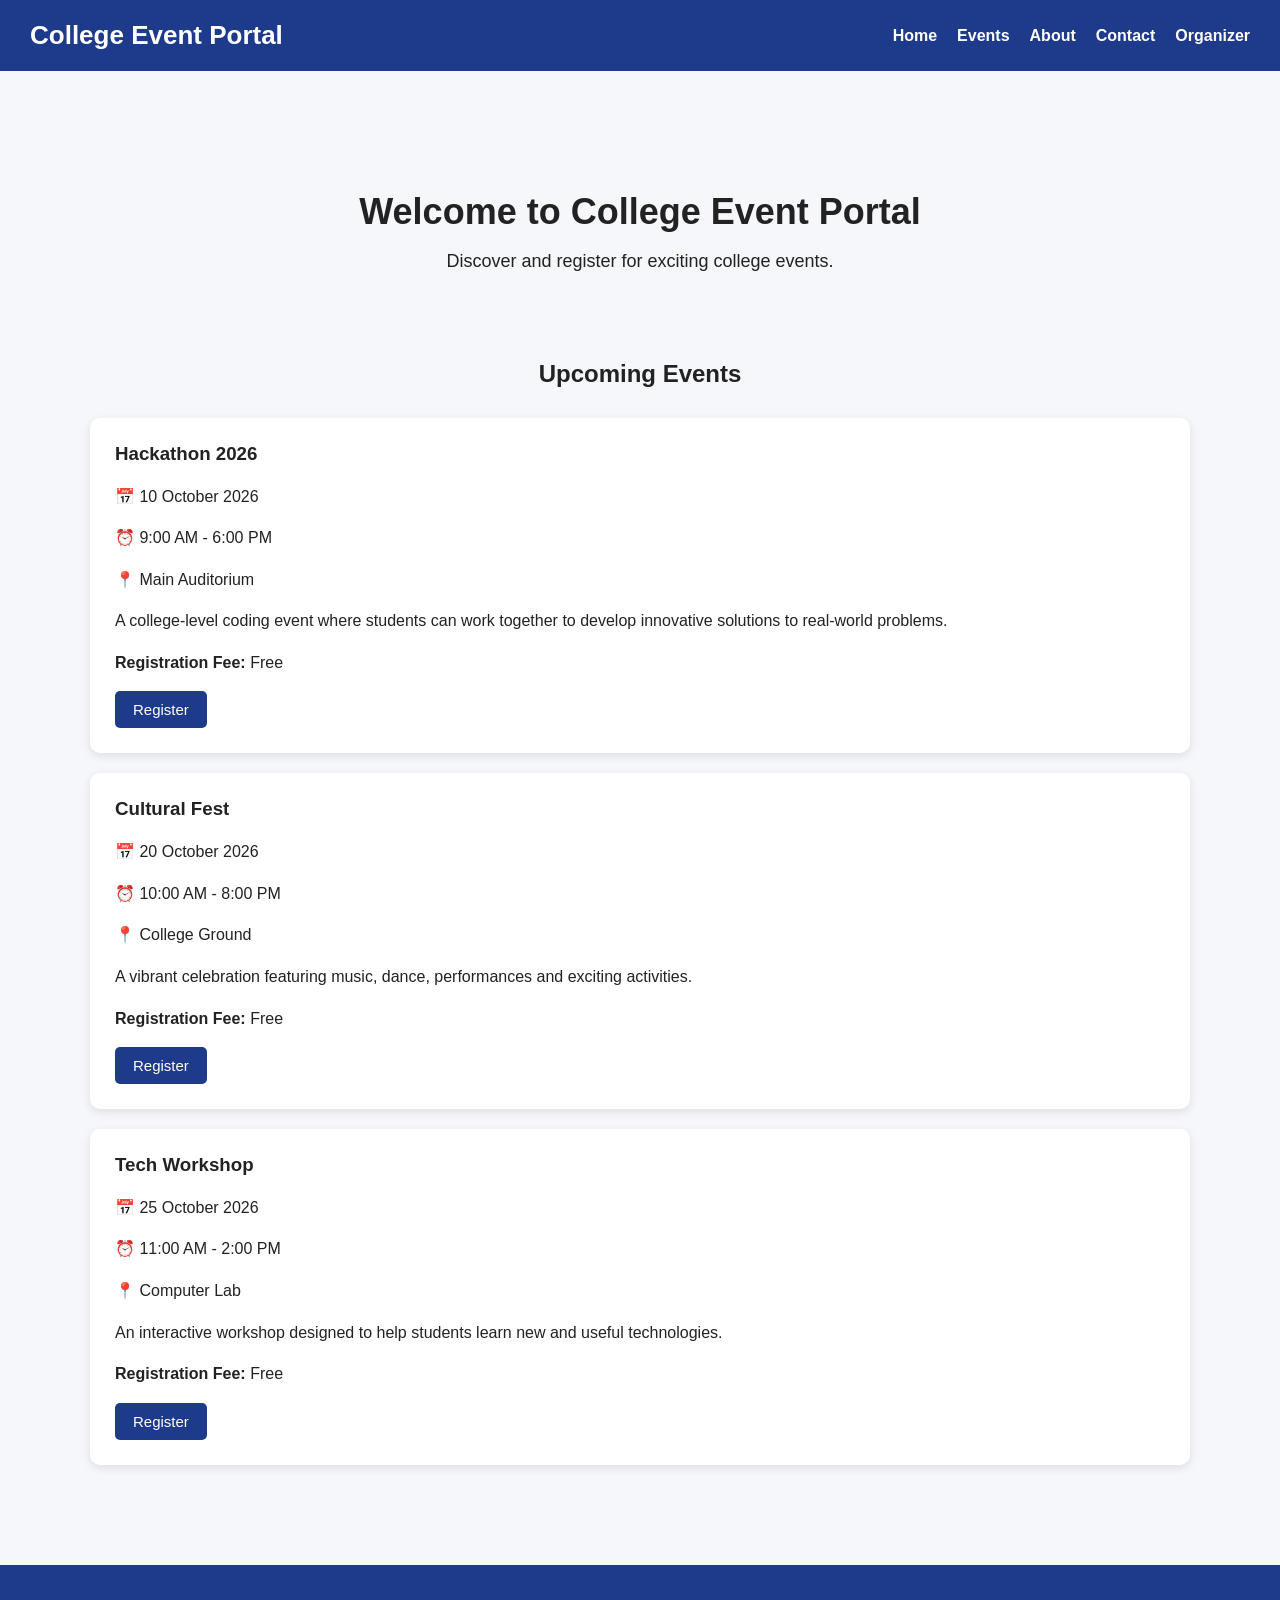
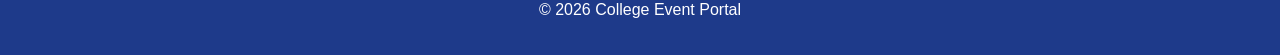
<file: index.html>
<!DOCTYPE html>
<html lang="en">

<head>

    <meta charset="UTF-8">

    <meta name="viewport"
          content="width=device-width, initial-scale=1.0">

    <title>College Event Portal</title>

    <link rel="stylesheet" href="style.css">

</head>


<body>

    <!-- ===============================
         HEADER
    ================================ -->

    <header>

        <h1>College Event Portal</h1>

        <nav>

            <a href="index.html">Home</a>

            <a href="index.html">Events</a>

            <a href="#">About</a>

            <a href="#">Contact</a>

            <a href="organizer-login.html"
               class="organizer-link">
                Organizer
            </a>

        </nav>

    </header>


    <!-- ===============================
         MAIN CONTENT
    ================================ -->

    <main>


        <!-- ===============================
             HERO SECTION
        ================================ -->

        <section class="hero">

            <h2>Welcome to College Event Portal</h2>

            <p>
                Discover and register for exciting college events.
            </p>

        </section>


        <!-- ===============================
             EVENTS SECTION
        ================================ -->

        <section class="events">

            <h2>Upcoming Events</h2>

            <!--
                All events will be displayed here
                using JavaScript.
            -->

            <div id="dynamicEvents"></div>

        </section>


    </main>


    <!-- ===============================
         FOOTER
    ================================ -->

    <footer>

        <p>© 2026 College Event Portal</p>

    </footer>


    <script src="script.js"></script>

</body>

</html>
</file>
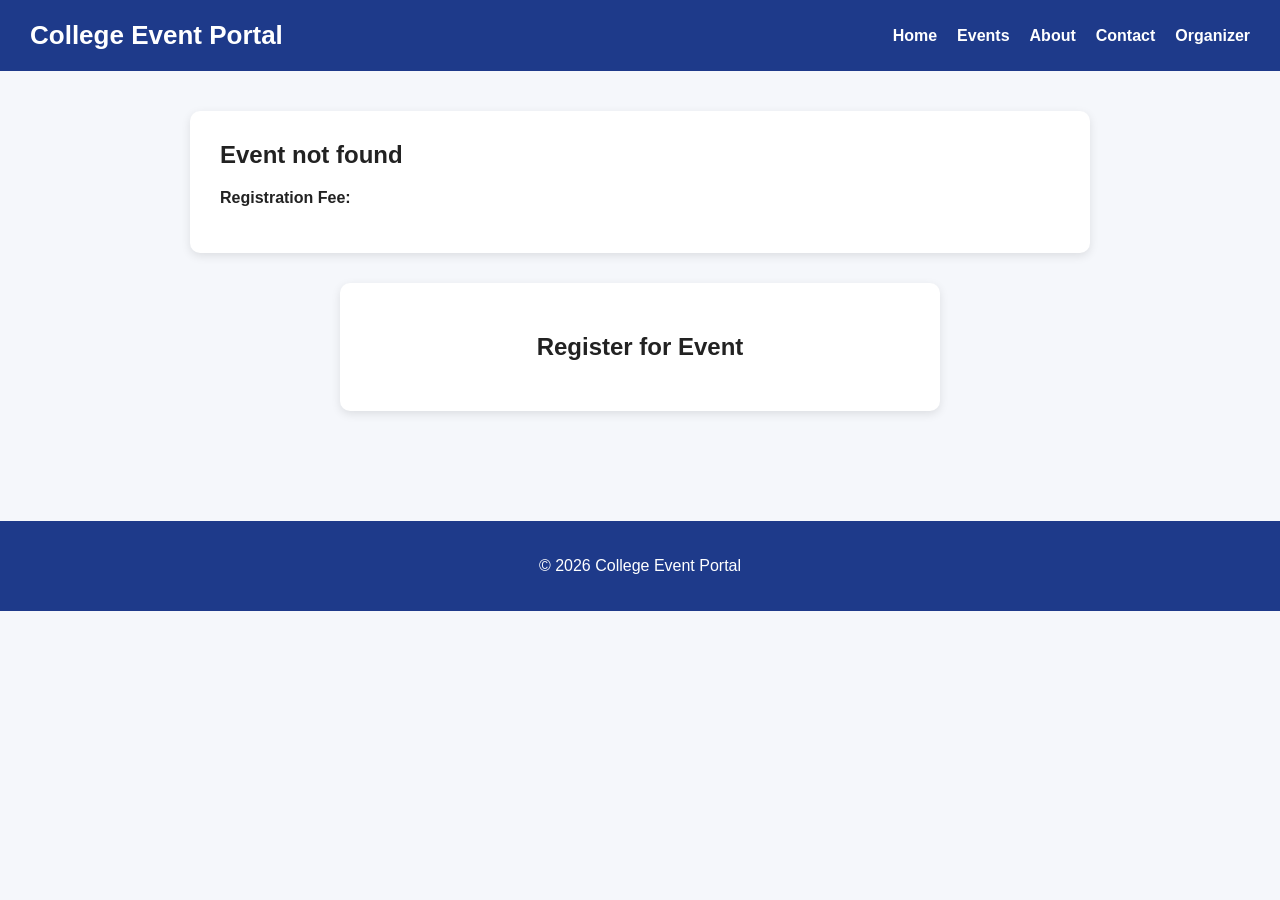
<file: dynamic-registration.html>
<!DOCTYPE html>
<html lang="en">

<head>

    <meta charset="UTF-8">

    <meta name="viewport"
          content="width=device-width, initial-scale=1.0">

    <title>Event Registration</title>

    <link rel="stylesheet" href="style.css">

</head>


<body>

    <!-- ===============================
         HEADER
    ================================ -->

    <header>

        <h1>College Event Portal</h1>

        <nav>

            <a href="index.html">Home</a>

            <a href="index.html">Events</a>

            <a href="#">About</a>

            <a href="#">Contact</a>

            <a href="organizer-login.html"
               class="organizer-link">
                Organizer
            </a>

        </nav>

    </header>


    <!-- ===============================
         MAIN CONTENT
    ================================ -->

    <main>

        <!-- EVENT INFORMATION -->

        <section class="event-details">

            <h2 id="eventName">
                Event Registration
            </h2>

            <p class="event-info" id="eventDate"></p>

            <p class="event-info" id="eventTime"></p>

            <p class="event-info" id="eventVenue"></p>

            <p id="eventDescription"></p>

            <p>
                <strong>Registration Fee:</strong>
                <span id="eventFee"></span>
            </p>

        </section>


        <!-- ===============================
             REGISTRATION FORM
        ================================ -->

        <section class="registration">

            <h2>Register for Event</h2>

            <form id="dynamicRegistrationForm">

                <label for="dynamicName">
                    Full Name
                </label>

                <input
                    type="text"
                    id="dynamicName"
                    placeholder="Enter your name"
                    required
                >


                <label for="dynamicBranch">
                    Branch
                </label>

                <select id="dynamicBranch" required>

                    <option value="">
                        Select your branch
                    </option>

                    <option value="CSE">
                        Computer Science
                    </option>

                    <option value="IT">
                        Information Technology
                    </option>

                    <option value="ECE">
                        Electronics & Communication
                    </option>

                    <option value="ME">
                        Mechanical
                    </option>

                    <option value="Other">
                        Other
                    </option>

                </select>


                <label for="dynamicYear">
                    Year
                </label>

                <select id="dynamicYear" required>

                    <option value="">
                        Select year
                    </option>

                    <option value="1st">
                        1st Year
                    </option>

                    <option value="2nd">
                        2nd Year
                    </option>

                    <option value="3rd">
                        3rd Year
                    </option>

                    <option value="4th">
                        4th Year
                    </option>

                </select>


                <label for="dynamicEmail">
                    Email
                </label>

                <input
                    type="email"
                    id="dynamicEmail"
                    placeholder="Enter your email"
                    required
                >


                <label for="dynamicPhone">
                    Phone Number
                </label>

                <input
                    type="tel"
                    id="dynamicPhone"
                    placeholder="Enter your phone number"
                    required
                >


                <button type="submit">
                    Register Now
                </button>

            </form>


            <!-- SUCCESS MESSAGE -->

            <p id="dynamicSuccessMessage"></p>


            <!-- VIEW PARTICIPANTS -->

            <a id="dynamicViewParticipants"
               href="#"
               style="display: none;">

                <button type="button">
                    View Participants
                </button>

            </a>

        </section>

    </main>


    <!-- ===============================
         FOOTER
    ================================ -->

    <footer>

        <p>© 2026 College Event Portal</p>

    </footer>


    <script src="script.js"></script>

</body>

</html>
</file>
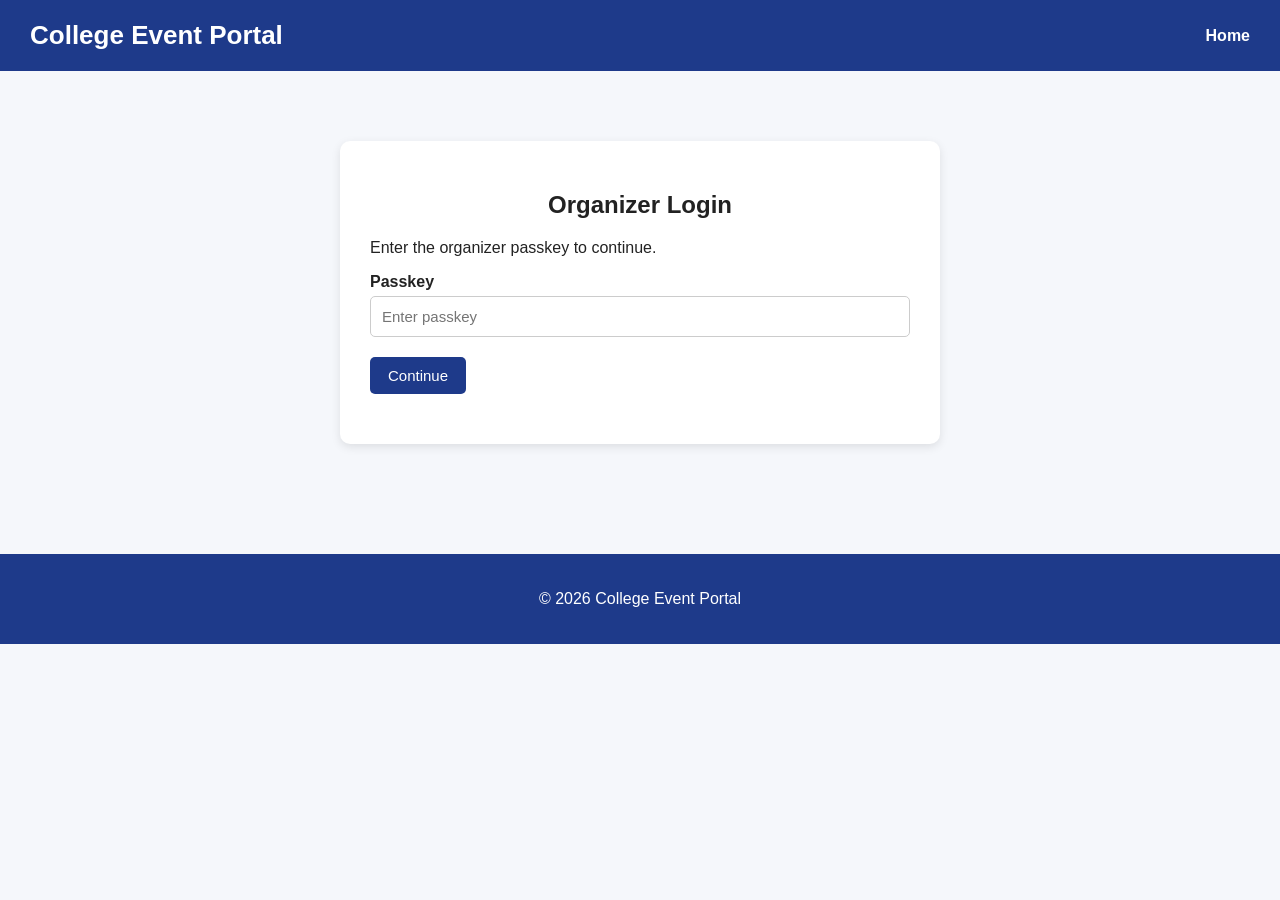
<file: organizer-login.html>
<!DOCTYPE html>
<html lang="en">

<head>

    <meta charset="UTF-8">

    <meta name="viewport"
          content="width=device-width, initial-scale=1.0">

    <title>Organizer Login</title>

    <link rel="stylesheet" href="style.css">

</head>


<body>


    <!-- Header -->

    <header>

        <h1>College Event Portal</h1>

        <nav>

            <a href="index.html">Home</a>

        </nav>

    </header>



    <!-- Organizer Login -->

    <main>

        <section class="registration">

            <h2>Organizer Login</h2>

            <p>Enter the organizer passkey to continue.</p>


            <form id="organizerLoginForm">


                <label for="passkey">
                    Passkey
                </label>

                <input
                    type="password"
                    id="passkey"
                    placeholder="Enter passkey"
                    required
                >


                <button type="submit">
                    Continue
                </button>


            </form>


            <p id="loginMessage"></p>


        </section>

    </main>



    <!-- Footer -->

    <footer>

        <p>© 2026 College Event Portal</p>

    </footer>


    <script src="script.js"></script>

</body>

</html>
</file>
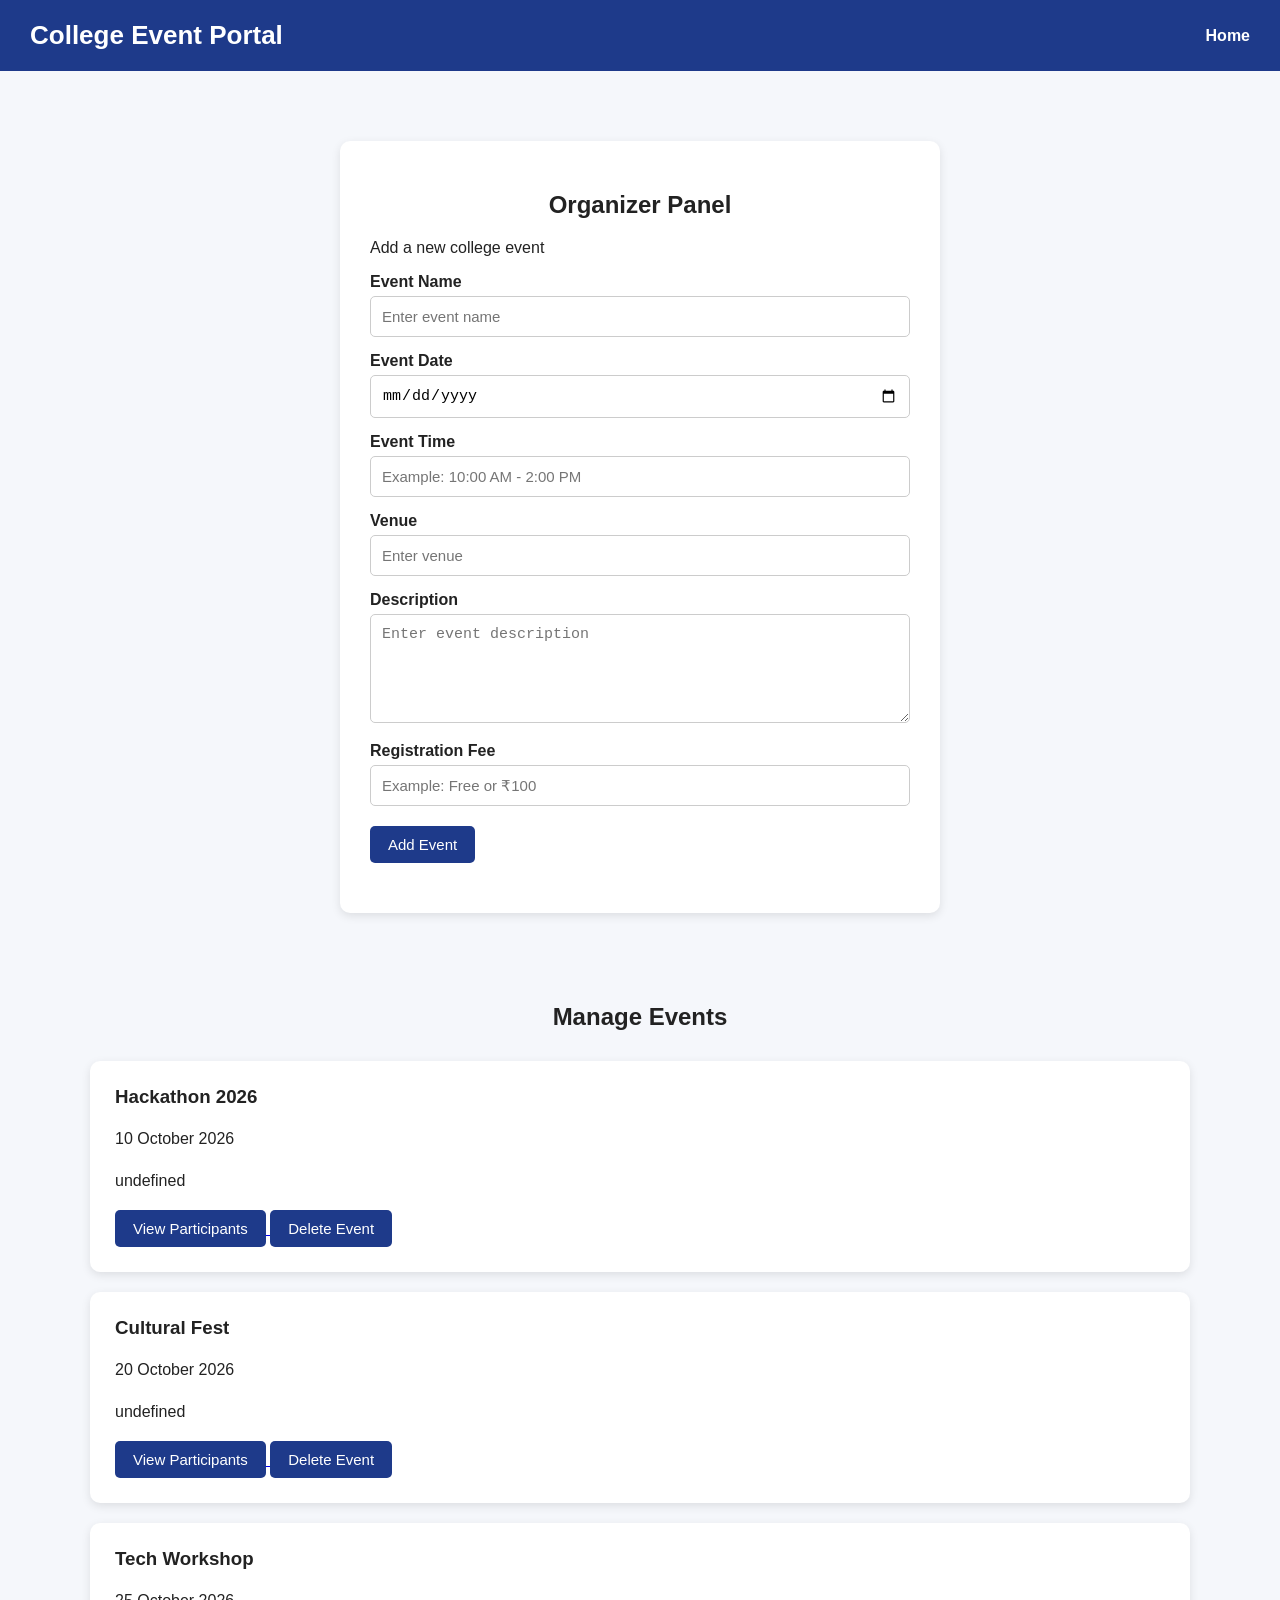
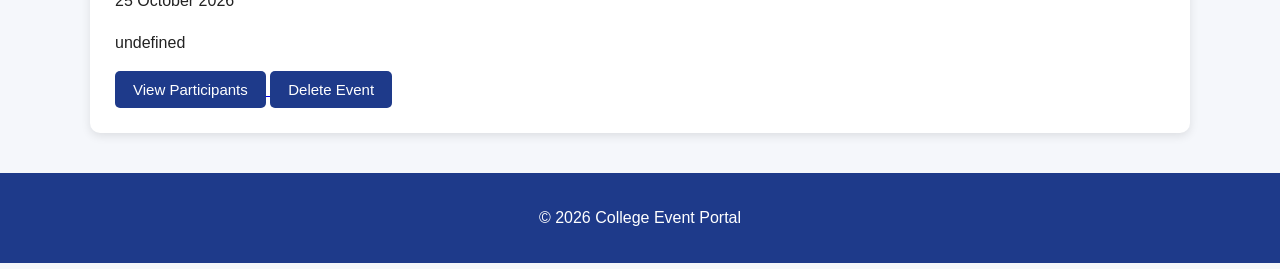
<file: organizer.html>
<!DOCTYPE html>
<html lang="en">

<head>

    <meta charset="UTF-8">

    <meta name="viewport"
          content="width=device-width, initial-scale=1.0">

    <title>Organizer Panel</title>

    <link rel="stylesheet" href="style.css">

</head>


<body>


    <!-- Header -->

    <header>

        <h1>College Event Portal</h1>

        <nav>

            <a href="index.html">Home</a>

        </nav>

    </header>



    <!-- Organizer Panel -->

    <main>

        <section class="registration">

            <h2>Organizer Panel</h2>

            <p>Add a new college event</p>


            <form id="eventForm">


                <!-- Event Name -->

                <label for="eventName">
                    Event Name
                </label>

                <input
                    type="text"
                    id="eventName"
                    placeholder="Enter event name"
                    required
                >


                <!-- Date -->

                <label for="eventDate">
                    Event Date
                </label>

                <input
                    type="date"
                    id="eventDate"
                    required
                >


                <!-- Time -->

                <label for="eventTime">
                    Event Time
                </label>

                <input
                    type="text"
                    id="eventTime"
                    placeholder="Example: 10:00 AM - 2:00 PM"
                    required
                >


                <!-- Venue -->

                <label for="eventVenue">
                    Venue
                </label>

                <input
                    type="text"
                    id="eventVenue"
                    placeholder="Enter venue"
                    required
                >


                <!-- Description -->

                <label for="eventDescription">
                    Description
                </label>

                <textarea
                    id="eventDescription"
                    placeholder="Enter event description"
                    rows="5"
                    required
                ></textarea>


                <!-- Registration Fee -->

                <label for="eventFee">
                    Registration Fee
                </label>

                <input
                    type="text"
                    id="eventFee"
                    placeholder="Example: Free or ₹100"
                    required
                >


                <!-- Submit -->

                <button type="submit">
                    Add Event
                </button>


            </form>


            <!-- Success Message -->

            <p id="eventSuccessMessage"></p>


        </section>

    </main>

<section class="events">

    <h2>Manage Events</h2>

    <div id="organizerEvents">
        <!-- Added events will appear here -->
    </div>

</section>

    <!-- Footer -->

    <footer>

        <p>© 2026 College Event Portal</p>

    </footer>


    <script src="script.js"></script>

</body>

</html>
</file>
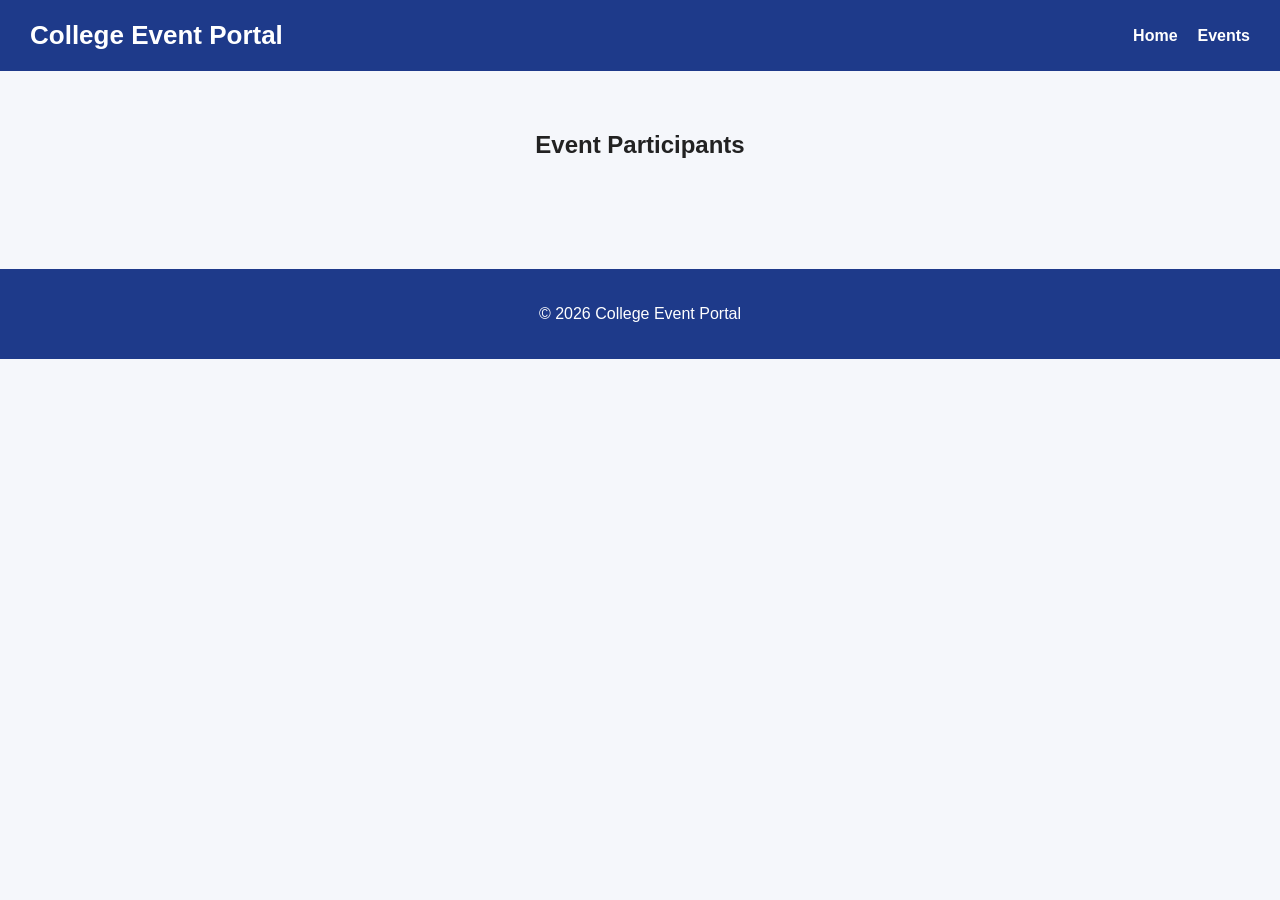
<file: participants.html>
<!DOCTYPE html>
<html lang="en">

<head>

    <meta charset="UTF-8">

    <meta name="viewport"
          content="width=device-width, initial-scale=1.0">

    <title>Event Participants</title>

    <link rel="stylesheet" href="style.css">

</head>


<body>

    <!-- HEADER -->

    <header>

        <h1>College Event Portal</h1>

        <nav>

            <a href="index.html">Home</a>

            <a href="index.html">Events</a>

        </nav>

    </header>


    <!-- MAIN -->

    <main>

        <section class="participants">

            <h2 id="eventTitle">
                Event Participants
            </h2>

            <div id="participantList">

                <!-- Participants will appear here -->

            </div>

        </section>

    </main>


    <!-- FOOTER -->

    <footer>

        <p>© 2026 College Event Portal</p>

    </footer>


    <script src="script.js"></script>

</body>

</html>
</file>
<file: style.css>
/* ===============================
   GENERAL
================================ */

* {
    box-sizing: border-box;
}

body {
    margin: 0;
    font-family: Arial, sans-serif;
    background-color: #f5f7fb;
    color: #222;
}


/* ===============================
   HEADER
================================ */

header {
    background-color: #1e3a8a;
    color: white;
    padding: 20px 30px;
    display: flex;
    align-items: center;
    justify-content: space-between;
}

header h1 {
    margin: 0;
    font-size: 26px;
}

nav {
    display: flex;
    align-items: center;
    gap: 20px;
}

nav a {
    color: white;
    text-decoration: none;
    font-weight: bold;
}

nav a:hover {
    text-decoration: underline;
}


/* ===============================
   ORGANIZER LINK
================================ */

.organizer-link {
    color: white;
    text-decoration: none;
    font-weight: bold;
}

.organizer-link:hover {
    text-decoration: underline;
}


/* ===============================
   MAIN
================================ */

main {
    padding: 40px 30px;
}


/* ===============================
   HERO
================================ */

.hero {
    text-align: center;
    padding: 50px 20px;
}

.hero h2 {
    font-size: 36px;
    margin-bottom: 10px;
}

.hero p {
    font-size: 18px;
}


/* ===============================
   EVENTS
================================ */

.events {
    max-width: 1100px;
    margin: auto;
}

.events h2 {
    text-align: center;
    margin-bottom: 30px;
}

.event-card {
    background-color: white;
    padding: 25px;
    margin-bottom: 20px;
    border-radius: 10px;
    box-shadow: 0 3px 10px rgba(0, 0, 0, 0.1);
}

.event-card h3 {
    margin-top: 0;
}

.event-card p {
    line-height: 1.6;
}


/* ===============================
   BUTTONS
================================ */

button {
    background-color: #1e3a8a;
    color: white;
    border: none;
    padding: 10px 18px;
    border-radius: 5px;
    cursor: pointer;
    font-size: 15px;
}

button:hover {
    background-color: #162d6b;
}


/* ===============================
   EVENT DETAILS
================================ */

.event-details {
    max-width: 900px;
    margin: auto;
    background-color: white;
    padding: 30px;
    border-radius: 10px;
    box-shadow: 0 3px 10px rgba(0, 0, 0, 0.1);
}

.event-details h2 {
    margin-top: 0;
}

.event-details h3 {
    margin-top: 25px;
}

.event-info {
    font-weight: bold;
}


/* ===============================
   REGISTRATION
================================ */

.registration {
    max-width: 600px;
    margin: 30px auto;
    background-color: white;
    padding: 30px;
    border-radius: 10px;
    box-shadow: 0 3px 10px rgba(0, 0, 0, 0.1);
}

.registration h2 {
    text-align: center;
}

.registration label {
    display: block;
    margin-top: 15px;
    margin-bottom: 5px;
    font-weight: bold;
}

.registration input,
.registration select,
.registration textarea {
    width: 100%;
    padding: 11px;
    border: 1px solid #ccc;
    border-radius: 5px;
    font-size: 15px;
}

.registration textarea {
    resize: vertical;
}

.registration button {
    margin-top: 20px;
}


/* ===============================
   SUCCESS / LOGIN MESSAGE
================================ */

#successMessage {
    margin-top: 20px;
    color: green;
    font-weight: bold;
    text-align: center;
}

#loginMessage {
    margin-top: 20px;
    color: red;
    font-weight: bold;
    text-align: center;
}

#eventSuccessMessage {
    margin-top: 20px;
    color: green;
    font-weight: bold;
    text-align: center;
}


/* ===============================
   PARTICIPANTS
================================ */

.participants {
    max-width: 800px;
    margin: auto;
}

.participants h2 {
    text-align: center;
    margin-bottom: 30px;
}

.participant-card {
    background-color: white;
    padding: 18px;
    margin-bottom: 15px;
    border-radius: 8px;
    box-shadow: 0 2px 8px rgba(0, 0, 0, 0.1);
}

.participant-card h3 {
    margin: 0 0 8px 0;
}

.participant-card p {
    margin: 0;
}


/* ===============================
   FOOTER
================================ */

footer {
    background-color: #1e3a8a;
    color: white;
    text-align: center;
    padding: 20px;
    margin-top: 40px;
}


/* ===============================
   MOBILE
================================ */

@media (max-width: 700px) {

    header {
        flex-direction: column;
        gap: 15px;
        text-align: center;
    }

    nav {
        flex-wrap: wrap;
        justify-content: center;
        gap: 12px;
    }

    main {
        padding: 25px 15px;
    }

    .hero h2 {
        font-size: 28px;
    }

}
</file>
